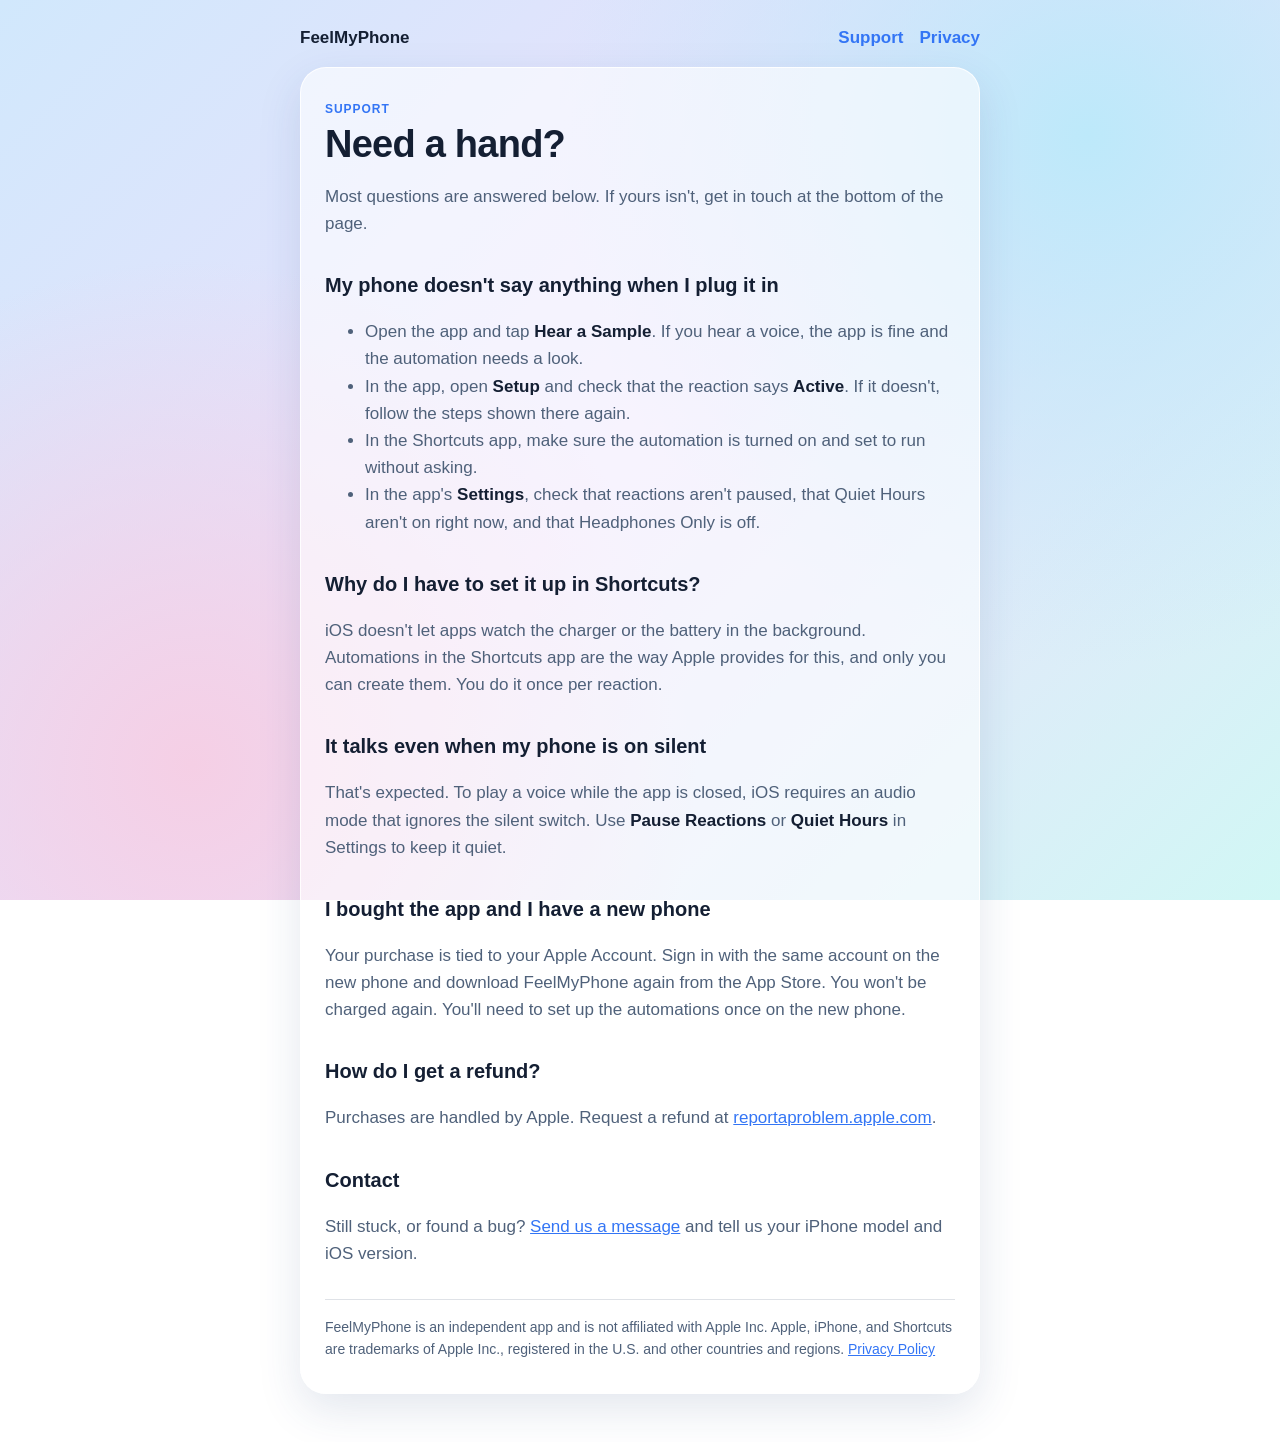
<file: feelmyphone/index.html>
<!doctype html>
<html lang="en">
<head>
<meta charset="utf-8">
<meta name="viewport" content="width=device-width, initial-scale=1">
<title>Support - FeelMyPhone</title>
<link rel="stylesheet" href="/style.css">
</head>
<body>
<nav><span>FeelMyPhone</span><a href="/feelmyphone/">Support</a><a href="/feelmyphone/privacy/">Privacy</a></nav>
<main>
<p class="eyebrow">Support</p>
<h1>Need a hand?</h1>
<p>Most questions are answered below. If yours isn't, get in touch at the bottom of the page.</p>

<h2>My phone doesn't say anything when I plug it in</h2>
<ul>
<li>Open the app and tap <strong>Hear a Sample</strong>. If you hear a voice, the app is fine and the automation needs a look.</li>
<li>In the app, open <strong>Setup</strong> and check that the reaction says <strong>Active</strong>. If it doesn't, follow the steps shown there again.</li>
<li>In the Shortcuts app, make sure the automation is turned on and set to run without asking.</li>
<li>In the app's <strong>Settings</strong>, check that reactions aren't paused, that Quiet Hours aren't on right now, and that Headphones Only is off.</li>
</ul>

<h2>Why do I have to set it up in Shortcuts?</h2>
<p>iOS doesn't let apps watch the charger or the battery in the background. Automations in the Shortcuts app are the way Apple provides for this, and only you can create them. You do it once per reaction.</p>

<h2>It talks even when my phone is on silent</h2>
<p>That's expected. To play a voice while the app is closed, iOS requires an audio mode that ignores the silent switch. Use <strong>Pause Reactions</strong> or <strong>Quiet Hours</strong> in Settings to keep it quiet.</p>

<h2>I bought the app and I have a new phone</h2>
<p>Your purchase is tied to your Apple Account. Sign in with the same account on the new phone and download FeelMyPhone again from the App Store. You won't be charged again. You'll need to set up the automations once on the new phone.</p>

<h2>How do I get a refund?</h2>
<p>Purchases are handled by Apple. Request a refund at <a href="https://reportaproblem.apple.com">reportaproblem.apple.com</a>.</p>

<h2>Contact</h2>
<p>Still stuck, or found a bug? <a href="https://github.com/JOBOYA/joboya.github.io/issues/new">Send us a message</a> and tell us your iPhone model and iOS version.</p>
<footer>FeelMyPhone is an independent app and is not affiliated with Apple Inc. Apple, iPhone, and Shortcuts are trademarks of Apple Inc., registered in the U.S. and other countries and regions. <a href="/feelmyphone/privacy/">Privacy Policy</a></footer>
</main>
</body>
</html>
</file>
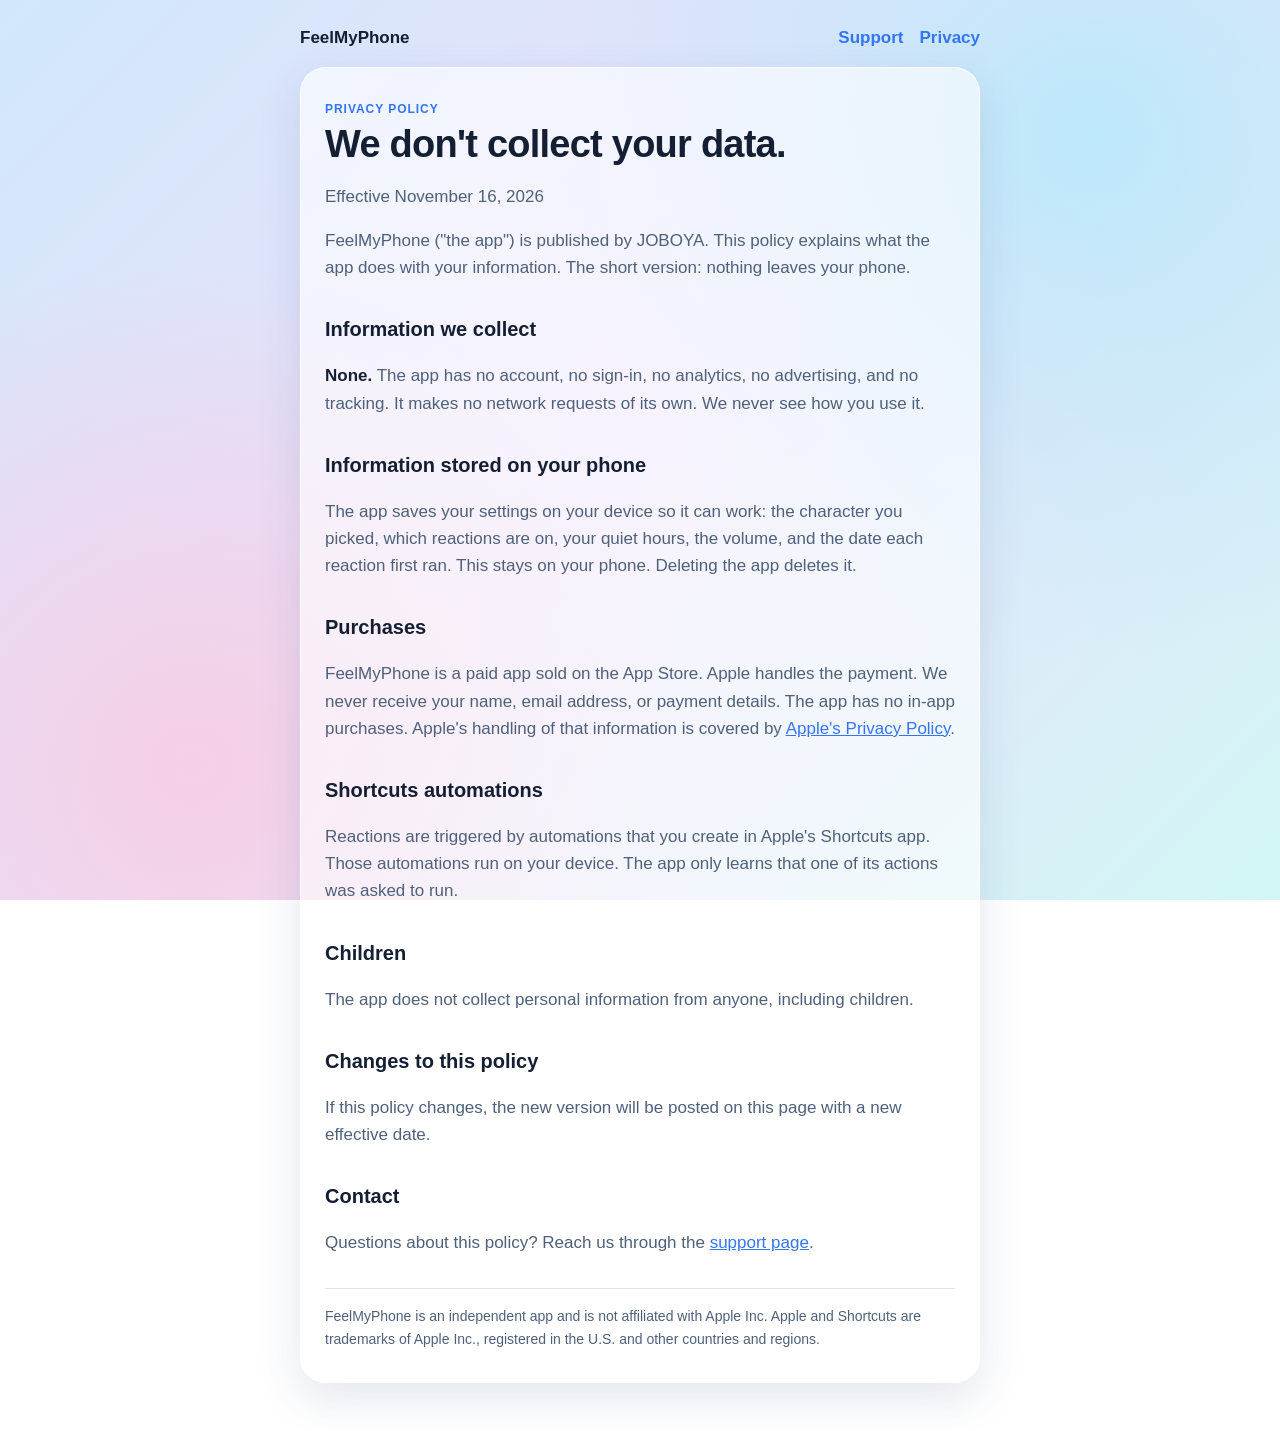
<file: feelmyphone/privacy/index.html>
<!doctype html>
<html lang="en">
<head>
<meta charset="utf-8">
<meta name="viewport" content="width=device-width, initial-scale=1">
<title>Privacy Policy - FeelMyPhone</title>
<link rel="stylesheet" href="/style.css">
</head>
<body>
<nav><span>FeelMyPhone</span><a href="/feelmyphone/">Support</a><a href="/feelmyphone/privacy/">Privacy</a></nav>
<main>
<p class="eyebrow">Privacy Policy</p>
<h1>We don't collect your data.</h1>
<p>Effective November 16, 2026</p>
<p>FeelMyPhone ("the app") is published by JOBOYA. This policy explains what the app does with your information. The short version: nothing leaves your phone.</p>

<h2>Information we collect</h2>
<p><strong>None.</strong> The app has no account, no sign-in, no analytics, no advertising, and no tracking. It makes no network requests of its own. We never see how you use it.</p>

<h2>Information stored on your phone</h2>
<p>The app saves your settings on your device so it can work: the character you picked, which reactions are on, your quiet hours, the volume, and the date each reaction first ran. This stays on your phone. Deleting the app deletes it.</p>

<h2>Purchases</h2>
<p>FeelMyPhone is a paid app sold on the App Store. Apple handles the payment. We never receive your name, email address, or payment details. The app has no in-app purchases. Apple's handling of that information is covered by <a href="https://www.apple.com/legal/privacy/">Apple's Privacy Policy</a>.</p>

<h2>Shortcuts automations</h2>
<p>Reactions are triggered by automations that you create in Apple's Shortcuts app. Those automations run on your device. The app only learns that one of its actions was asked to run.</p>

<h2>Children</h2>
<p>The app does not collect personal information from anyone, including children.</p>

<h2>Changes to this policy</h2>
<p>If this policy changes, the new version will be posted on this page with a new effective date.</p>

<h2>Contact</h2>
<p>Questions about this policy? Reach us through the <a href="/feelmyphone/">support page</a>.</p>
<footer>FeelMyPhone is an independent app and is not affiliated with Apple Inc. Apple and Shortcuts are trademarks of Apple Inc., registered in the U.S. and other countries and regions.</footer>
</main>
</body>
</html>
</file>
<file: style.css>
:root { color-scheme: light; --ink: #141f33; --muted: #4f617a; --blue: #3375f5; }
* { box-sizing: border-box; }
body {
  margin: 0; min-height: 100vh; padding: 24px 16px 48px;
  font: 17px/1.6 -apple-system, BlinkMacSystemFont, "Segoe UI", Roboto, sans-serif;
  color: var(--ink);
  background: radial-gradient(circle at 15% 85%, #f5cfe5 0, transparent 38%),
              radial-gradient(circle at 85% 15%, #bde9fa 0, transparent 40%),
              linear-gradient(135deg, #d1e8fc, #ebe0fc 50%, #d1f7f5);
  background-attachment: fixed;
}
main {
  max-width: 680px; margin: 0 auto; padding: 32px 24px;
  background: rgba(255, 255, 255, .6); border: 1px solid rgba(255, 255, 255, .85);
  border-radius: 26px; box-shadow: 0 16px 44px rgba(41, 69, 122, .13);
}
.eyebrow { margin: 0 0 4px; color: var(--blue); font-size: 12px; font-weight: 700; letter-spacing: .08em; text-transform: uppercase; }
h1 { margin: 0 0 8px; font-size: clamp(28px, 6vw, 38px); line-height: 1.12; letter-spacing: -.02em; }
h2 { margin: 32px 0 8px; font-size: 20px; }
p, li { color: var(--muted); }
strong { color: var(--ink); }
a { color: var(--blue); }
nav { max-width: 680px; margin: 0 auto 16px; display: flex; gap: 16px; align-items: center; font-weight: 600; }
nav span { margin-right: auto; }
nav a { text-decoration: none; }
footer { margin-top: 32px; padding-top: 16px; border-top: 1px solid rgba(79, 97, 122, .18); font-size: 14px; color: var(--muted); }
</file>
